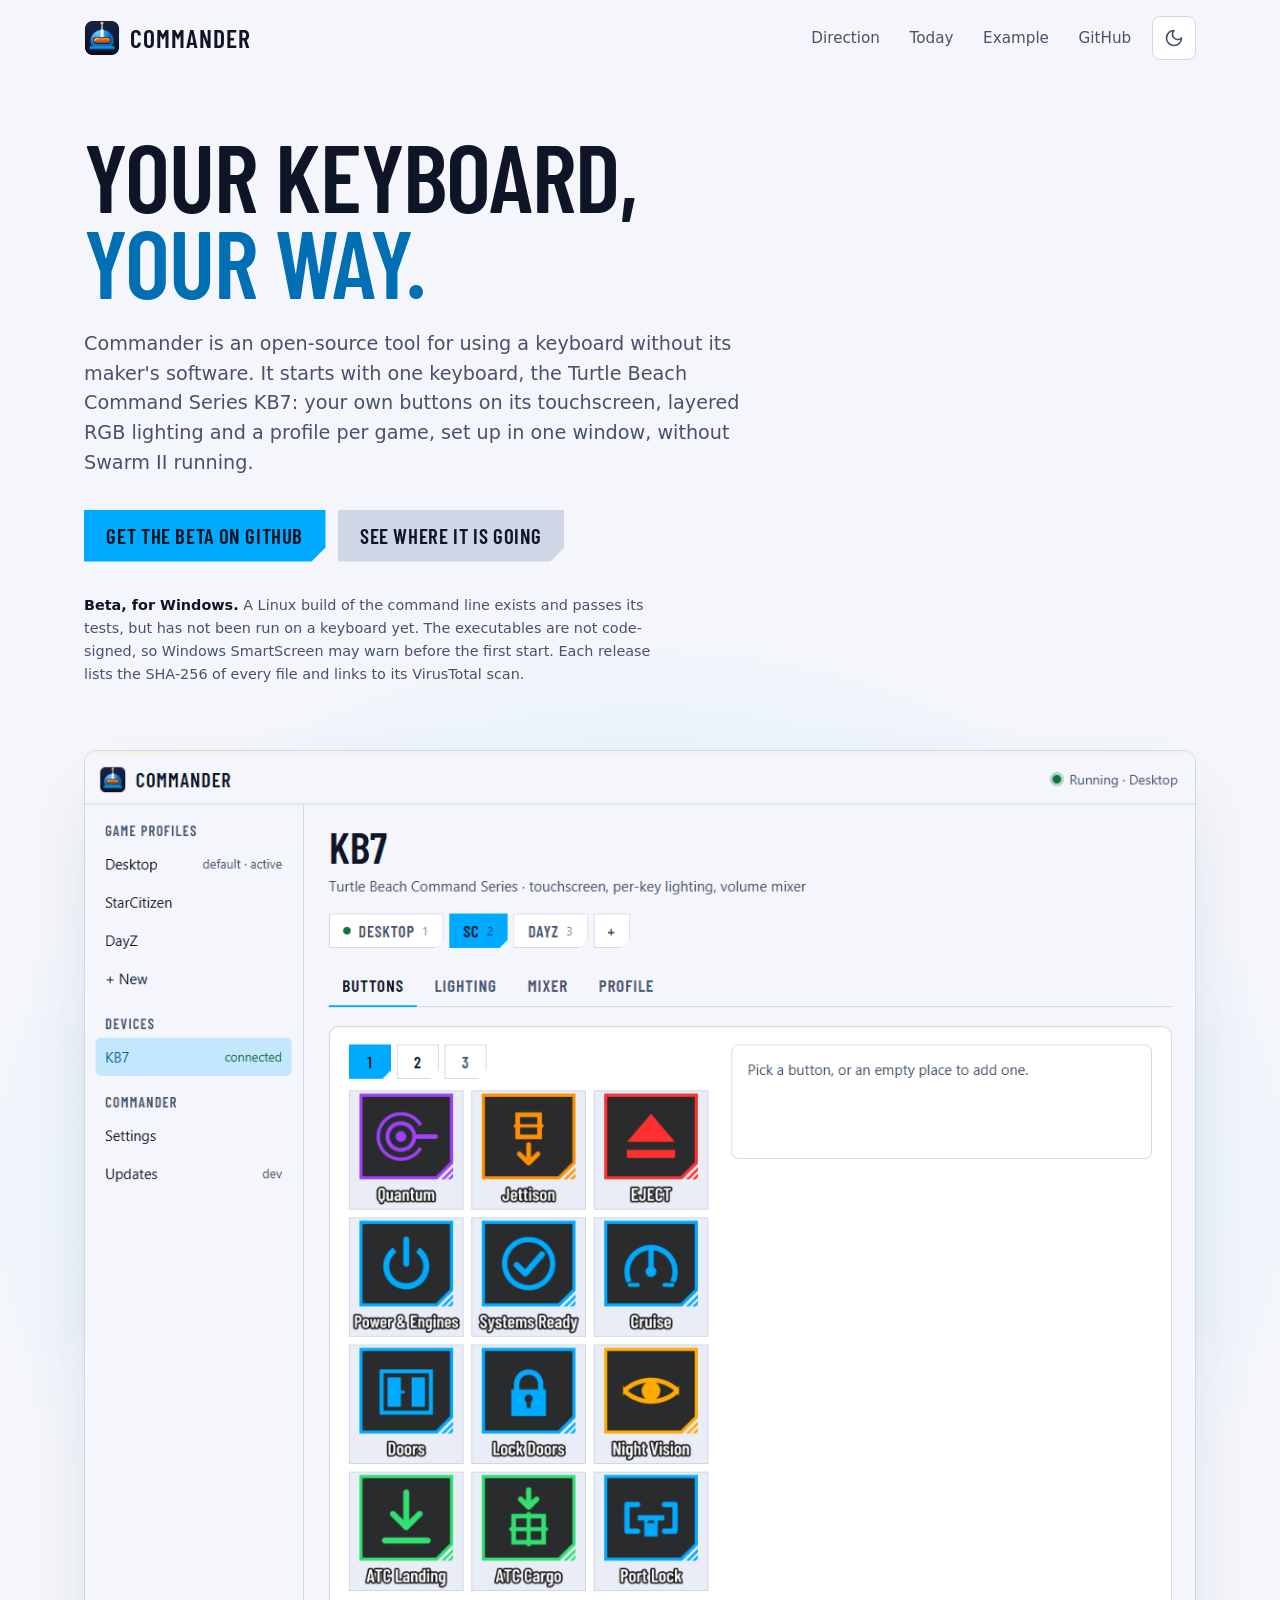
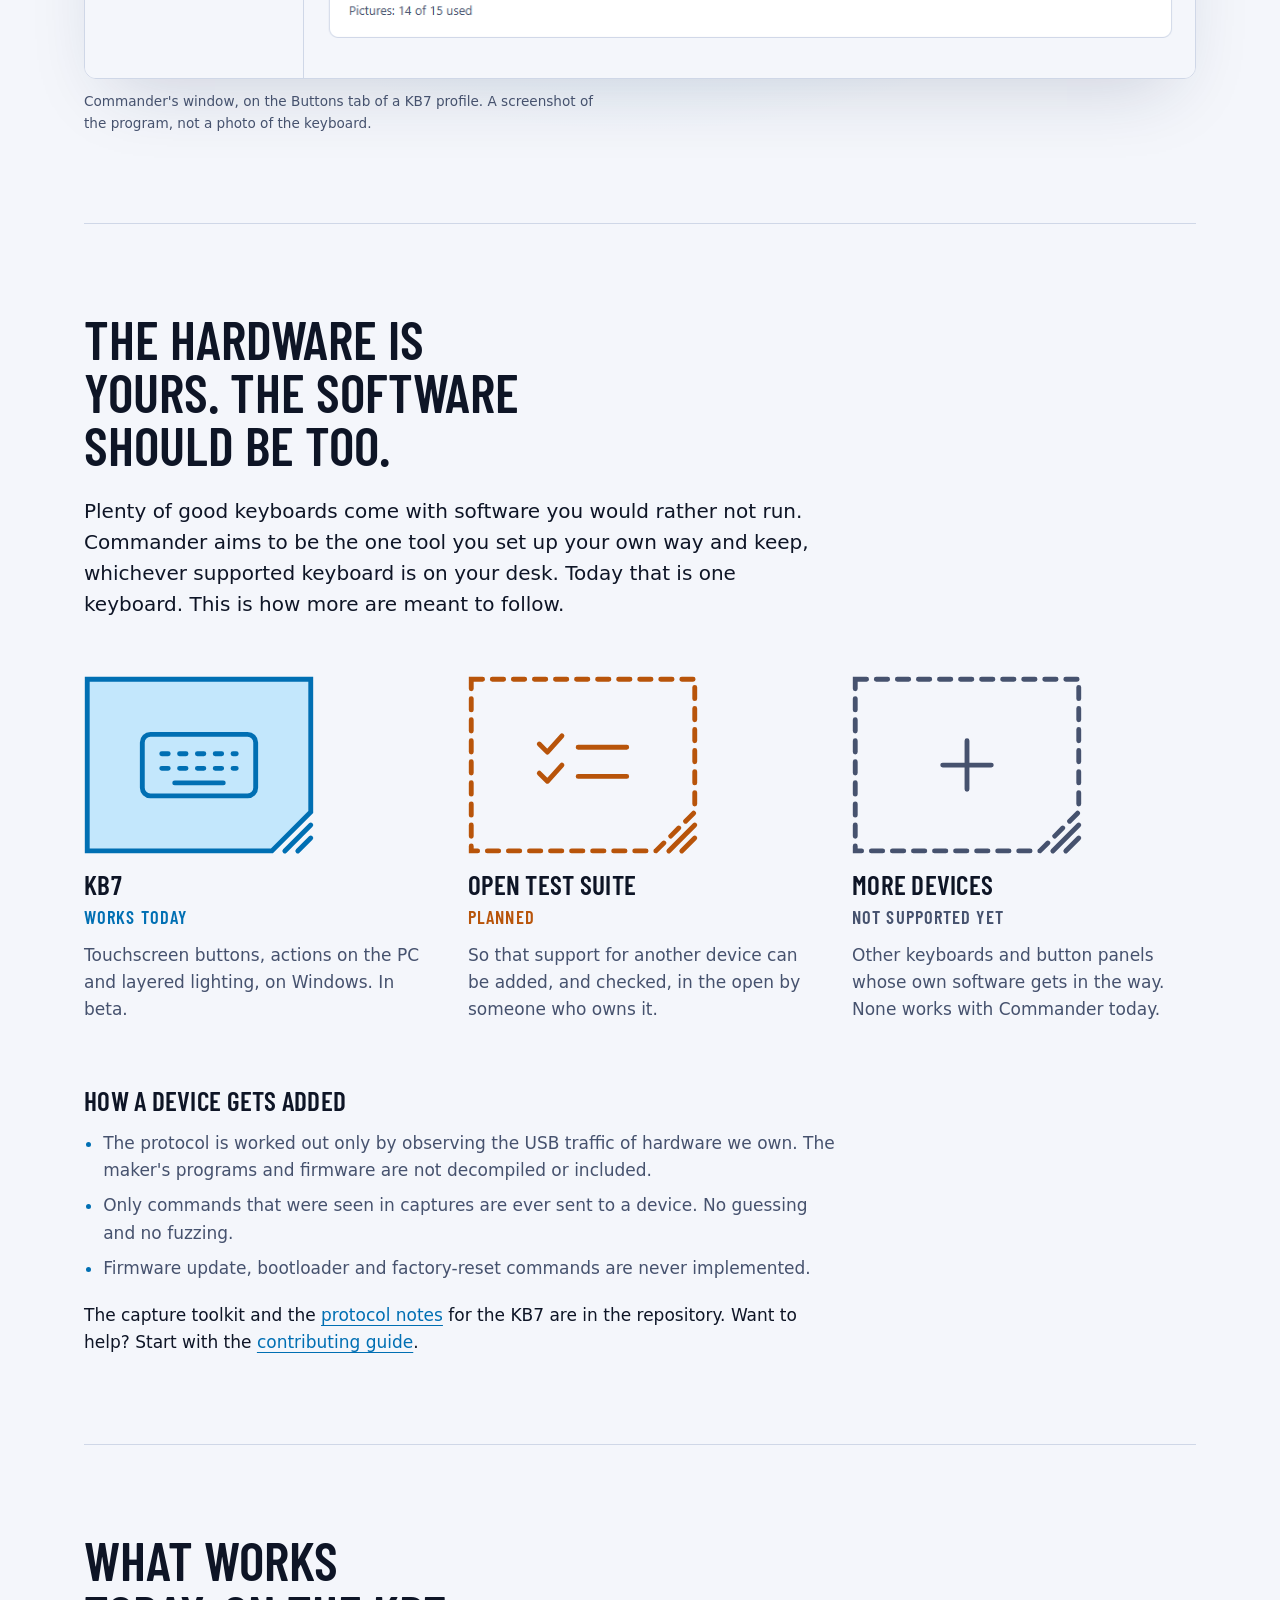
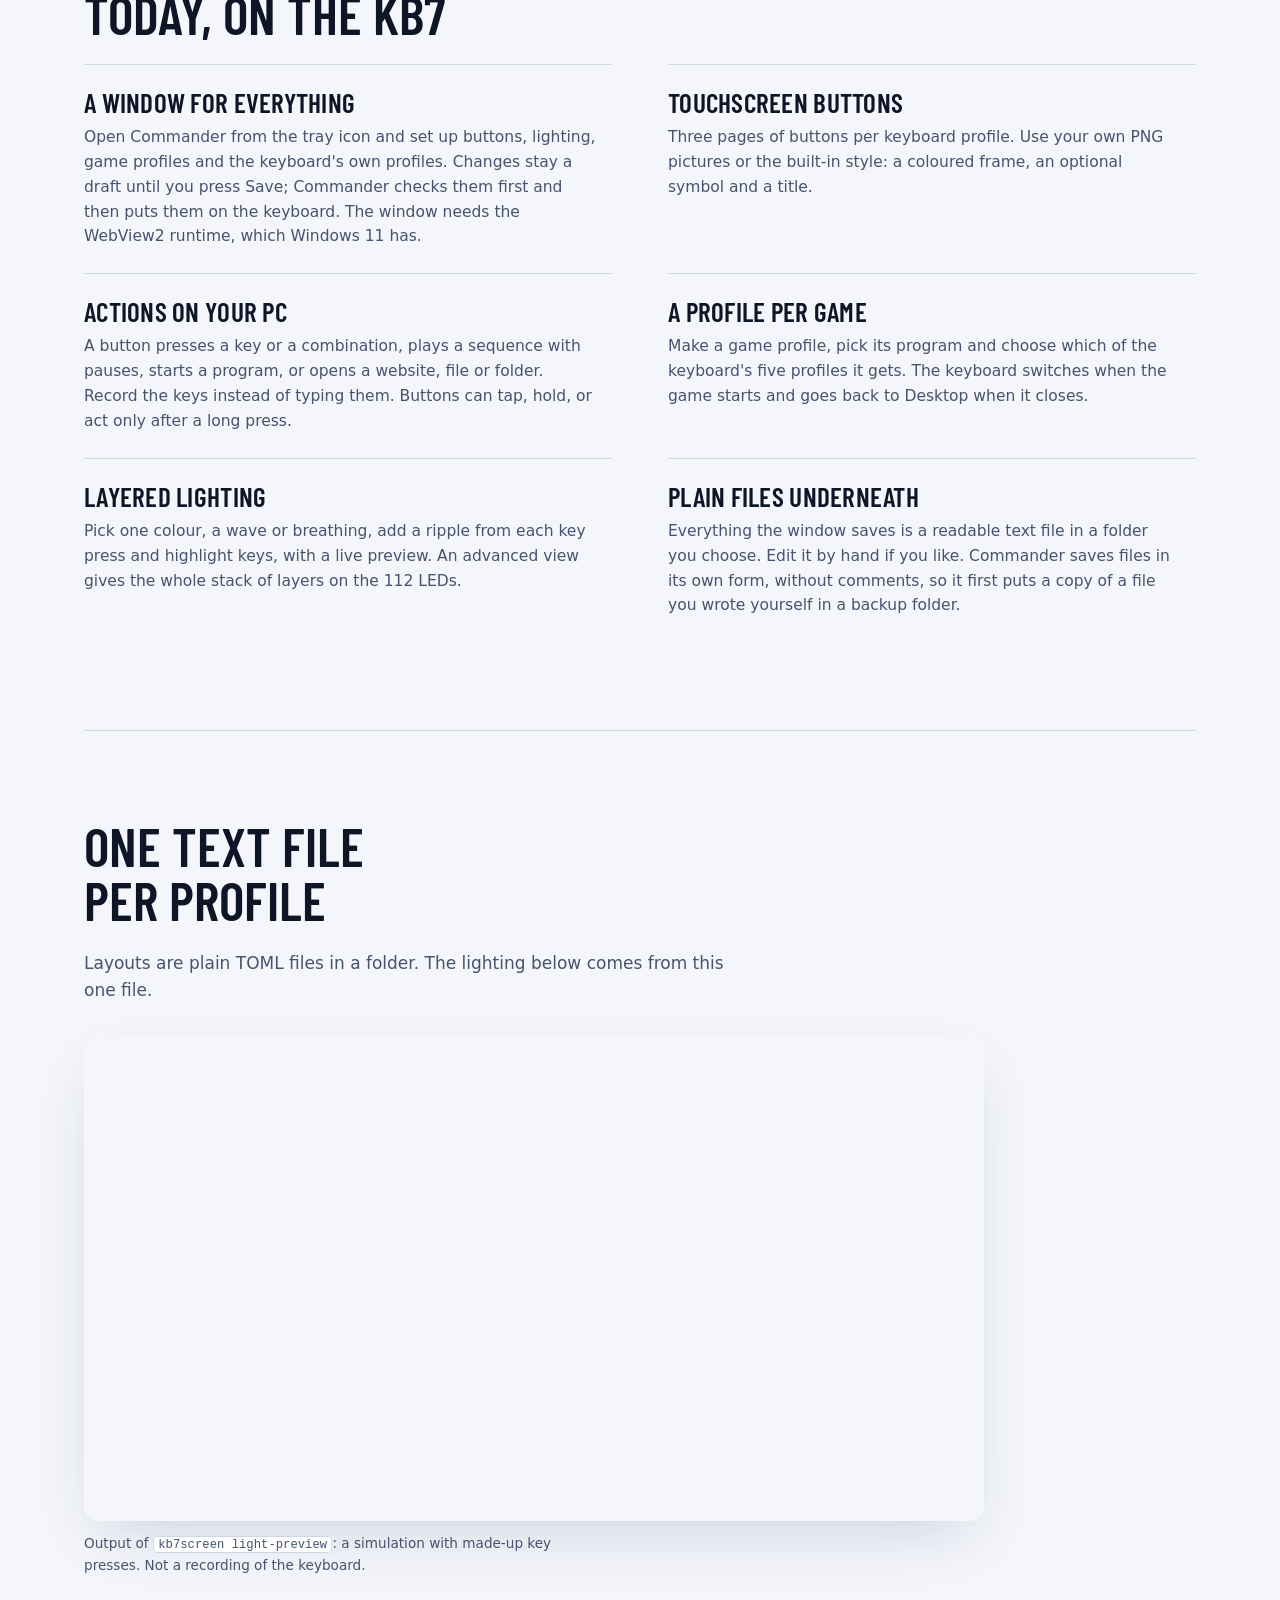
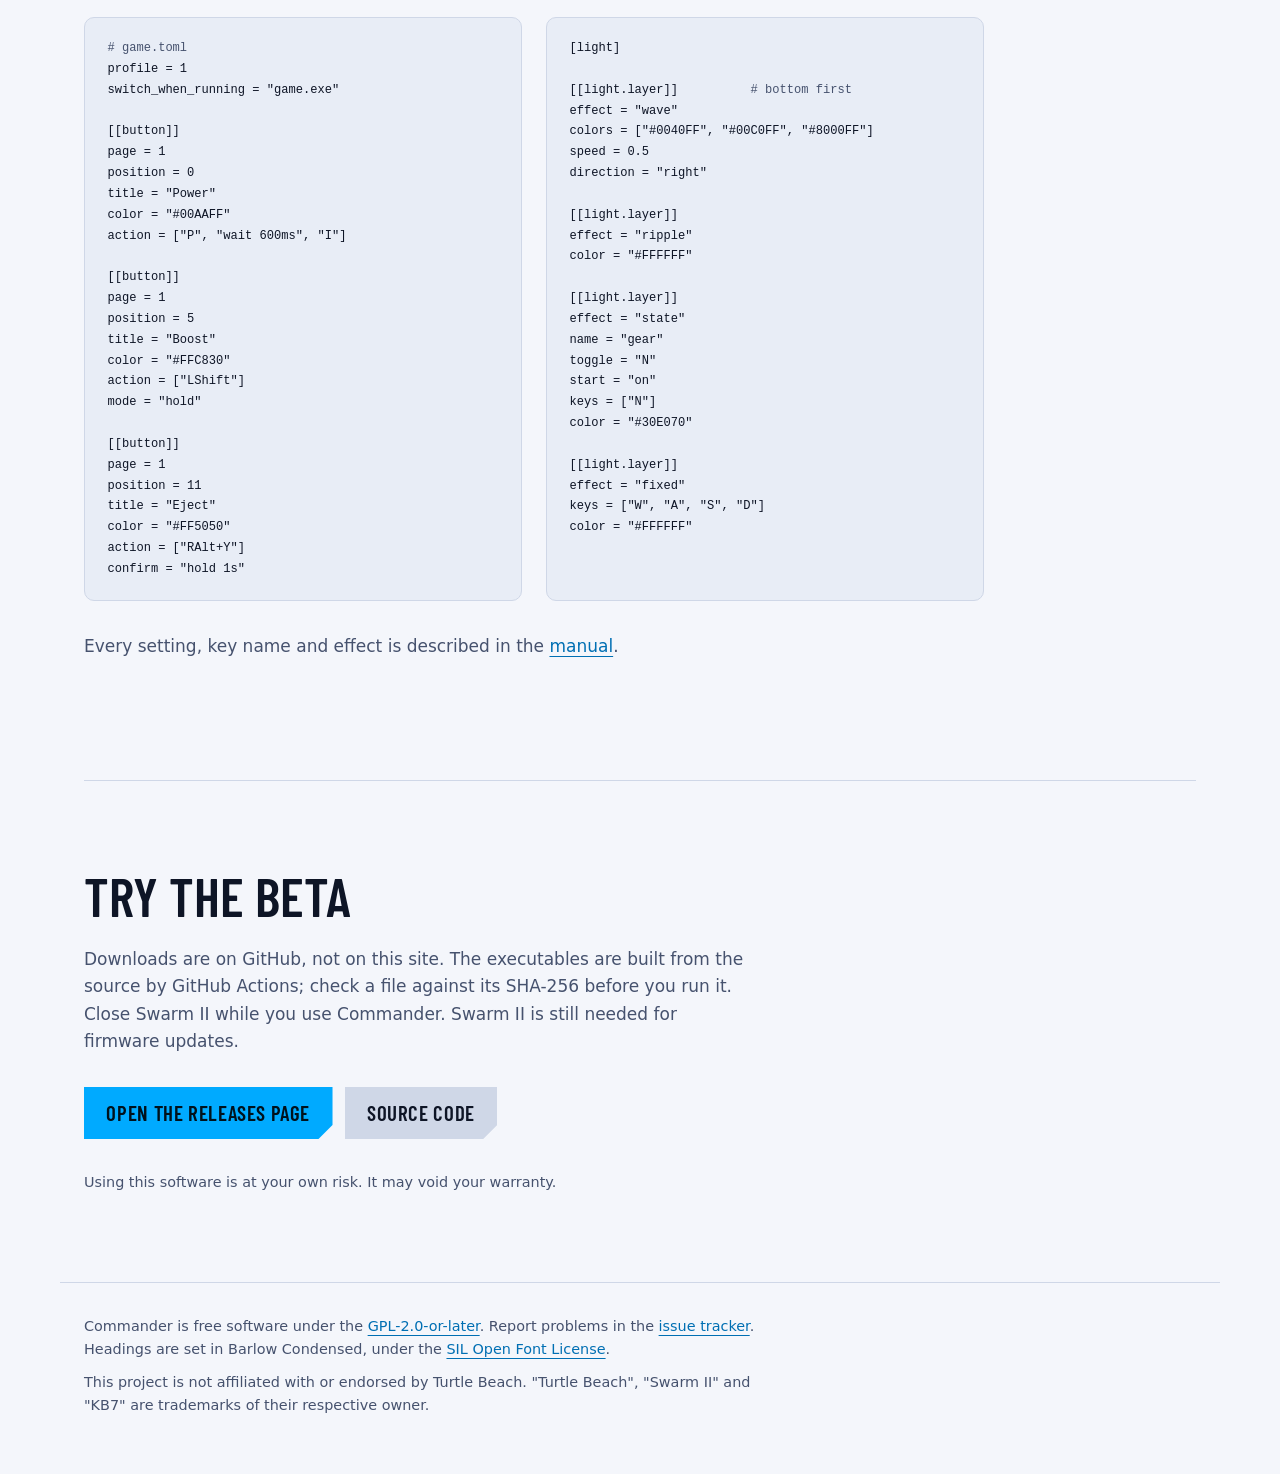
<file: site/index.html>
<!DOCTYPE html>
<html lang="en">
<head>
<meta charset="utf-8">
<meta name="viewport" content="width=device-width, initial-scale=1">
<meta http-equiv="Content-Security-Policy" content="default-src 'none'; img-src 'self'; style-src 'self'; script-src 'self'; font-src 'self'; base-uri 'none'; form-action 'none'">
<meta name="referrer" content="strict-origin-when-cross-origin">
<title>Commander: your keyboard, your way</title>
<meta name="description" content="Commander is an open-source tool for using a keyboard without its maker's software. It starts with the Turtle Beach KB7: your own touchscreen buttons, layered RGB lighting and a profile per game, without Swarm II. Beta, Windows.">
<link rel="canonical" href="https://commander.work/">
<link rel="icon" type="image/png" href="img/helmet-256.png">
<meta name="theme-color" content="#080c18" media="(prefers-color-scheme: dark)">
<meta name="theme-color" content="#f4f6fb" media="(prefers-color-scheme: light)">
<meta property="og:type" content="website">
<meta property="og:title" content="Commander: your keyboard, your way">
<meta property="og:description" content="An open-source tool for using a keyboard without its maker's software. It starts with the Turtle Beach KB7. Beta, Windows.">
<meta property="og:url" content="https://commander.work/">
<meta property="og:image" content="https://commander.work/img/window.png">
<link rel="preload" href="fonts/BarlowCondensed-SemiBold.ttf" as="font" type="font/ttf" crossorigin>
<link rel="stylesheet" href="style.css">
<script src="theme.js"></script>
</head>
<body>
<a class="skip" href="#main">Skip to content</a>

<header class="top">
  <a class="brand" href="/">
    <img src="img/helmet-256.png" alt="" width="36" height="36">
    <span>Commander</span>
  </a>
  <nav aria-label="Main">
    <a href="#direction">Direction</a>
    <a href="#today">Today</a>
    <a href="#example">Example</a>
    <a href="https://github.com/Bananenbaas/commander" rel="noopener noreferrer">GitHub</a>
    <button type="button" class="theme-toggle" id="theme-toggle" aria-label="Switch theme" hidden>
      <svg class="icon-sun" viewBox="0 0 24 24" fill="none" stroke="currentColor" stroke-width="2" stroke-linecap="round" stroke-linejoin="round" aria-hidden="true"><circle cx="12" cy="12" r="4"/><path d="M12 2v2M12 20v2M4.93 4.93l1.41 1.41M17.66 17.66l1.41 1.41M2 12h2M20 12h2M4.93 19.07l1.41-1.41M17.66 6.34l1.41-1.41"/></svg>
      <svg class="icon-moon" viewBox="0 0 24 24" fill="none" stroke="currentColor" stroke-width="2" stroke-linecap="round" stroke-linejoin="round" aria-hidden="true"><path d="M12 3a6 6 0 0 0 9 9 9 9 0 1 1-9-9z"/></svg>
    </button>
  </nav>
</header>

<main id="main">

<section class="hero">
  <div class="hero-text">
    <h1>Your keyboard, <span>your way.</span></h1>
    <p class="lead">
      Commander is an open-source tool for using a keyboard without its
      maker's software. It starts with one keyboard, the Turtle Beach Command
      Series KB7: your own buttons on its touchscreen, layered RGB lighting
      and a profile per game, set up in one window, without Swarm II running.
    </p>
    <p class="actions">
      <a class="btn primary" href="https://github.com/Bananenbaas/commander/releases" rel="noopener noreferrer">Get the beta on GitHub</a>
      <a class="btn" href="#direction">See where it is going</a>
    </p>
    <p class="fine">
      <strong>Beta, for Windows.</strong> A Linux build of the command line
      exists and passes its tests, but has not been run on a keyboard yet. The
      executables are not code-signed, so Windows SmartScreen may warn before
      the first start. Each release lists the SHA-256 of every file and links
      to its VirusTotal scan.
    </p>
  </div>
  <figure class="hero-shot">
    <img class="shot-dark" src="img/window.png" alt="Commander's window on the KB7 page. A sidebar lists the game profiles Desktop, StarCitizen and DayZ. The Buttons tab shows twelve touchscreen buttons with coloured frames and symbols, such as Quantum, Jettison, Eject, Power &amp; Engines, Doors and Night Vision, with tabs for pages 1 to 3." width="1158" height="965">
    <img class="shot-light" src="img/window-light.png" alt="Commander's window on the KB7 page. A sidebar lists the game profiles Desktop, StarCitizen and DayZ. The Buttons tab shows twelve touchscreen buttons with coloured frames and symbols, such as Quantum, Jettison, Eject, Power &amp; Engines, Doors and Night Vision, with tabs for pages 1 to 3." width="1161" height="970" loading="lazy">
    <figcaption>Commander's window, on the Buttons tab of a KB7 profile. A screenshot of the program, not a photo of the keyboard.</figcaption>
  </figure>
</section>

<section id="direction" class="direction" aria-labelledby="direction-h">
  <h2 id="direction-h">The hardware is yours. The software should be too.</h2>
  <p class="statement">
    Plenty of good keyboards come with software you would rather not run.
    Commander aims to be the one tool you set up your own way and keep,
    whichever supported keyboard is on your desk. Today that is one keyboard.
    This is how more are meant to follow.
  </p>

  <ol class="slots">
    <li class="slot is-live">
      <svg viewBox="0 0 142 110" aria-hidden="true">
        <path class="frame" d="M2 2H140V84L116 108H2Z"/>
        <path class="stripes" d="M124 108L140 92M132 108L140 100"/>
        <rect class="glyph" x="36" y="36" width="70" height="38" rx="5"/>
        <path class="glyph" d="M48 48h4M59 48h4M70 48h4M81 48h4M92 48h2M48 57h4M59 57h4M70 57h4M81 57h4M92 57h2M56 66h30"/>
      </svg>
      <h3>KB7</h3>
      <p class="status">Works today</p>
      <p>Touchscreen buttons, actions on the PC and layered lighting, on Windows. In beta.</p>
    </li>
    <li class="slot is-planned">
      <svg viewBox="0 0 142 110" aria-hidden="true">
        <path class="frame" d="M2 2H140V84L116 108H2Z"/>
        <path class="stripes" d="M124 108L140 92M132 108L140 100"/>
        <path class="glyph" d="M44 42l5 5 9-10M44 60l5 5 9-10M68 44h30M68 62h30"/>
      </svg>
      <h3>Open test suite</h3>
      <p class="status">Planned</p>
      <p>So that support for another device can be added, and checked, in the open by someone who owns it.</p>
    </li>
    <li class="slot is-open">
      <svg viewBox="0 0 142 110" aria-hidden="true">
        <path class="frame" d="M2 2H140V84L116 108H2Z"/>
        <path class="stripes" d="M124 108L140 92M132 108L140 100"/>
        <path class="glyph" d="M71 40v30M56 55h30"/>
      </svg>
      <h3>More devices</h3>
      <p class="status">Not supported yet</p>
      <p>Other keyboards and button panels whose own software gets in the way. None works with Commander today.</p>
    </li>
  </ol>

  <div class="rules">
    <h3>How a device gets added</h3>
    <ul>
      <li>The protocol is worked out only by observing the USB traffic of hardware we own. The maker's programs and firmware are not decompiled or included.</li>
      <li>Only commands that were seen in captures are ever sent to a device. No guessing and no fuzzing.</li>
      <li>Firmware update, bootloader and factory-reset commands are never implemented.</li>
    </ul>
    <p>
      The capture toolkit and the
      <a href="https://github.com/Bananenbaas/commander/blob/main/docs/PROTOCOL.md" rel="noopener noreferrer">protocol notes</a>
      for the KB7 are in the repository. Want to help? Start with the
      <a href="https://github.com/Bananenbaas/commander/blob/main/CONTRIBUTING.md" rel="noopener noreferrer">contributing guide</a>.
    </p>
  </div>
</section>

<section id="today" aria-labelledby="today-h">
  <h2 id="today-h">What works today, on the KB7</h2>
  <dl class="features">
    <div>
      <dt>A window for everything</dt>
      <dd>Open Commander from the tray icon and set up buttons, lighting, game profiles and the keyboard's own profiles. Changes stay a draft until you press Save; Commander checks them first and then puts them on the keyboard. The window needs the WebView2 runtime, which Windows 11 has.</dd>
    </div>
    <div>
      <dt>Touchscreen buttons</dt>
      <dd>Three pages of buttons per keyboard profile. Use your own PNG pictures or the built-in style: a coloured frame, an optional symbol and a title.</dd>
    </div>
    <div>
      <dt>Actions on your PC</dt>
      <dd>A button presses a key or a combination, plays a sequence with pauses, starts a program, or opens a website, file or folder. Record the keys instead of typing them. Buttons can tap, hold, or act only after a long press.</dd>
    </div>
    <div>
      <dt>A profile per game</dt>
      <dd>Make a game profile, pick its program and choose which of the keyboard's five profiles it gets. The keyboard switches when the game starts and goes back to Desktop when it closes.</dd>
    </div>
    <div>
      <dt>Layered lighting</dt>
      <dd>Pick one colour, a wave or breathing, add a ripple from each key press and highlight keys, with a live preview. An advanced view gives the whole stack of layers on the 112 LEDs.</dd>
    </div>
    <div>
      <dt>Plain files underneath</dt>
      <dd>Everything the window saves is a readable text file in a folder you choose. Edit it by hand if you like. Commander saves files in its own form, without comments, so it first puts a copy of a file you wrote yourself in a backup folder.</dd>
    </div>
  </dl>
</section>

<section id="example" aria-labelledby="example-h">
  <h2 id="example-h">One text file per profile</h2>
  <p class="intro">
    Layouts are plain TOML files in a folder. The lighting below comes from this one file.
  </p>

  <figure class="wide">
    <picture>
      <source srcset="img/lighting-still.png" media="(prefers-reduced-motion: reduce)">
      <img src="img/lighting.gif" alt="A simulated keyboard layout with a blue to purple wave moving to the right, W, A, S and D in white, the N key in green, and white rings spreading from pressed keys." width="780" height="420" loading="lazy">
    </picture>
    <figcaption>Output of <code>kb7screen light-preview</code>: a simulation with made-up key presses. Not a recording of the keyboard.</figcaption>
  </figure>

  <div class="code-pair">
<pre tabindex="0" aria-label="Example configuration, buttons"><code><span class="c"># game.toml</span>
profile = 1
switch_when_running = "game.exe"

[[button]]
page = 1
position = 0
title = "Power"
color = "#00AAFF"
action = ["P", "wait 600ms", "I"]

[[button]]
page = 1
position = 5
title = "Boost"
color = "#FFC830"
action = ["LShift"]
mode = "hold"

[[button]]
page = 1
position = 11
title = "Eject"
color = "#FF5050"
action = ["RAlt+Y"]
confirm = "hold 1s"</code></pre>
<pre tabindex="0" aria-label="Example configuration, lighting"><code>[light]

[[light.layer]]          <span class="c"># bottom first</span>
effect = "wave"
colors = ["#0040FF", "#00C0FF", "#8000FF"]
speed = 0.5
direction = "right"

[[light.layer]]
effect = "ripple"
color = "#FFFFFF"

[[light.layer]]
effect = "state"
name = "gear"
toggle = "N"
start = "on"
keys = ["N"]
color = "#30E070"

[[light.layer]]
effect = "fixed"
keys = ["W", "A", "S", "D"]
color = "#FFFFFF"</code></pre>
  </div>

  <p class="intro">
    Every setting, key name and effect is described in the
    <a href="https://github.com/Bananenbaas/commander/blob/main/screen/README.md" rel="noopener noreferrer">manual</a>.
  </p>
</section>

<section id="download" class="download" aria-labelledby="download-h">
  <h2 id="download-h">Try the beta</h2>
  <p>
    Downloads are on GitHub, not on this site. The executables are built from
    the source by GitHub Actions; check a file against its SHA-256 before you
    run it. Close Swarm II while you use Commander. Swarm II is still needed
    for firmware updates.
  </p>
  <p class="actions">
    <a class="btn primary" href="https://github.com/Bananenbaas/commander/releases" rel="noopener noreferrer">Open the releases page</a>
    <a class="btn" href="https://github.com/Bananenbaas/commander" rel="noopener noreferrer">Source code</a>
  </p>
  <p class="fine">Using this software is at your own risk. It may void your warranty.</p>
</section>

</main>

<footer>
  <p>
    Commander is free software under the
    <a href="https://github.com/Bananenbaas/commander/blob/main/LICENSE" rel="noopener noreferrer">GPL-2.0-or-later</a>.
    Report problems in the
    <a href="https://github.com/Bananenbaas/commander/issues" rel="noopener noreferrer">issue tracker</a>.
    Headings are set in Barlow Condensed, under the
    <a href="fonts/OFL.txt">SIL Open Font License</a>.
  </p>
  <p>
    This project is not affiliated with or endorsed by Turtle Beach.
    "Turtle Beach", "Swarm II" and "KB7" are trademarks of their respective owner.
  </p>
</footer>
</body>
</html>
</file>
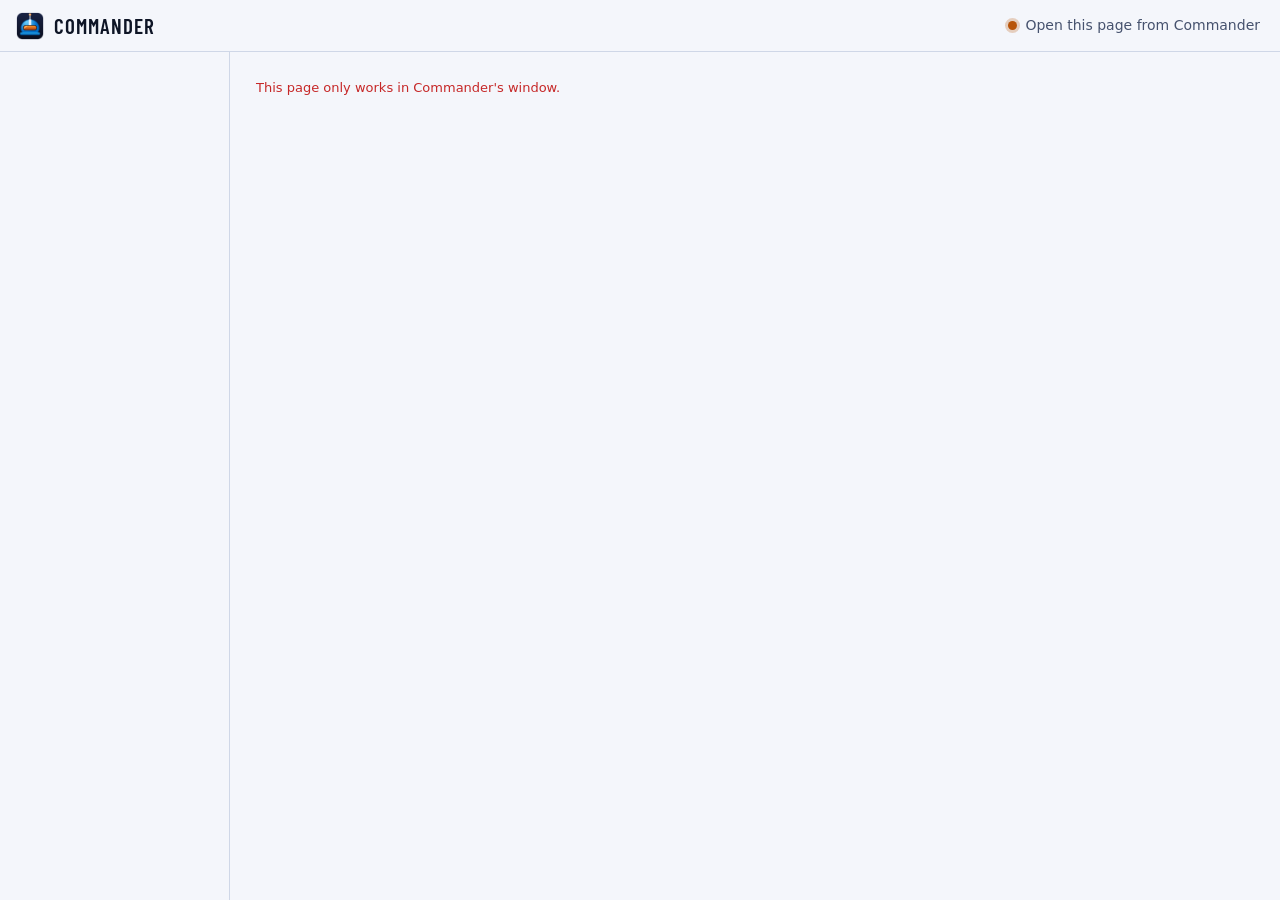
<file: screen/internal/gui/web/index.html>
<!-- SPDX-License-Identifier: GPL-2.0-or-later -->
<!doctype html>
<html lang="en">
<head>
<meta charset="utf-8">
<meta http-equiv="Content-Security-Policy" content="default-src 'none'; img-src 'self' data:; style-src 'self'; script-src 'self'; font-src 'self'; connect-src 'none'; base-uri 'none'; form-action 'none'">
<meta name="viewport" content="width=device-width, initial-scale=1">
<title>Commander</title>
<link rel="stylesheet" href="app.css">
<script src="keys.js" defer></script>
<script src="buttons.js" defer></script>
<script src="lightadv.js" defer></script>
<script src="lighting.js" defer></script>
<script src="games.js" defer></script>
<script src="profile.js" defer></script>
<script src="app.js" defer></script>
</head>
<body>
<header class="top">
  <div class="brand"><img src="helmet-256.png" alt="" width="28" height="28"><span>Commander</span></div>
  <div class="runstate" role="status"><span class="dot" id="dot"></span><span id="status">Connecting to Commander</span></div>
</header>
<div class="body">
  <nav id="nav" class="nav" aria-label="Pages"></nav>
  <main id="main" class="main">
    <p class="muted">Connecting to Commander</p>
  </main>
</div>
</body>
</html>
</file>
<file: site/style.css>
@font-face {
  font-family: "Barlow Condensed";
  src: url("fonts/BarlowCondensed-SemiBold.ttf") format("truetype");
  font-weight: 600;
  font-style: normal;
  font-display: swap;
}

:root {
  --bg: #080c18;
  --bg-raised: #10172a;
  --bg-code: #050810;
  --line: #222c47;
  --text: #e8edf7;
  --text-muted: #9ba8c2;
  --accent: #00aaff;
  --accent-ink: #00121c;
  --link: #00aaff;
  --warm: #ff9a3d;
  --glow: rgba(0, 170, 255, 0.16);
  --shadow: rgba(0, 0, 0, 0.5);
  --display: "Barlow Condensed", "Arial Narrow", system-ui, sans-serif;
  --sans: system-ui, -apple-system, "Segoe UI", Roboto, "Helvetica Neue", Arial, sans-serif;
  --mono: ui-monospace, "Cascadia Mono", "Segoe UI Mono", Consolas, "Liberation Mono", Menlo, monospace;
  color-scheme: dark;
}

/* Light: by the visitor's system setting, unless the switch chose dark. */
@media (prefers-color-scheme: light) {
  :root:not([data-theme="dark"]) .shot-dark { display: none; }
  :root:not([data-theme="dark"]) .shot-light { display: block; }
  :root:not([data-theme="dark"]) {
    --bg: #f4f6fb;
    --bg-raised: #ffffff;
    --bg-code: #e8edf6;
    --line: #cfd7e7;
    --text: #0e1526;
    --text-muted: #46526e;
    --link: #006fb3;
    --warm: #b8540a;
    --glow: rgba(0, 170, 255, 0.2);
    --shadow: rgba(20, 40, 80, 0.18);
    color-scheme: light;
  }
}
:root[data-theme="light"] {
  --bg: #f4f6fb;
  --bg-raised: #ffffff;
  --bg-code: #e8edf6;
  --line: #cfd7e7;
  --text: #0e1526;
  --text-muted: #46526e;
  --link: #006fb3;
  --warm: #b8540a;
  --glow: rgba(0, 170, 255, 0.2);
  --shadow: rgba(20, 40, 80, 0.18);
  color-scheme: light;
}

* { box-sizing: border-box; }

html {
  scroll-behavior: smooth;
  scrollbar-color: var(--line) var(--bg);
}

body {
  margin: 0;
  background: var(--bg);
  color: var(--text);
  font: 17px/1.6 var(--sans);
  -webkit-text-size-adjust: 100%;
  overflow-x: hidden;
}

::selection { background: var(--accent); color: var(--accent-ink); }

a { color: var(--link); text-decoration-thickness: 1px; text-underline-offset: 4px; }
a:hover { text-decoration-thickness: 2px; }
:focus-visible { outline: 2px solid var(--link); outline-offset: 3px; border-radius: 4px; }

code, pre { font-family: var(--mono); font-size: 0.9em; }
dd code, figcaption code {
  background: var(--bg-raised);
  border: 1px solid var(--line);
  border-radius: 4px;
  padding: 0.05em 0.35em;
}

.skip {
  position: absolute;
  left: -9999px;
  top: 0;
  background: var(--accent);
  color: var(--accent-ink);
  padding: 0.75rem 1rem;
  z-index: 10;
}
.skip:focus { left: 0; }

.top, main, footer {
  max-width: 1160px;
  margin: 0 auto;
  padding-left: 1.5rem;
  padding-right: 1.5rem;
}

/* Header */

.top {
  display: flex;
  align-items: center;
  justify-content: space-between;
  gap: 1rem;
  padding-top: 1rem;
  padding-bottom: 1rem;
}
.brand {
  display: inline-flex;
  align-items: center;
  gap: 0.6rem;
  min-height: 44px;
  color: var(--text);
  text-decoration: none;
  font-family: var(--display);
  font-size: 1.6rem;
  font-weight: 600;
  letter-spacing: 0.04em;
  text-transform: uppercase;
}
.brand img { border-radius: 8px; }
.top nav { display: flex; align-items: center; gap: 0.25rem; }
.top nav a {
  display: inline-flex;
  align-items: center;
  min-height: 44px;
  padding: 0 0.8rem;
  color: var(--text-muted);
  text-decoration: none;
  font-size: 0.95rem;
}
.top nav a:hover { color: var(--text); }

.theme-toggle {
  display: inline-flex;
  align-items: center;
  justify-content: center;
  width: 44px;
  height: 44px;
  margin-left: 0.25rem;
  padding: 0;
  border: 1px solid var(--line);
  border-radius: 8px;
  background: var(--bg-raised);
  color: var(--text-muted);
  cursor: pointer;
}
.theme-toggle[hidden] { display: none; }
.theme-toggle:hover { color: var(--text); border-color: var(--link); }
.theme-toggle svg { width: 20px; height: 20px; }
.theme-toggle .icon-moon { display: none; }
:root[data-theme="light"] .theme-toggle .icon-sun { display: none; }
:root[data-theme="light"] .theme-toggle .icon-moon { display: block; }

/* Type */

h1, h2, h3, dt {
  font-family: var(--display);
  font-weight: 600;
  text-transform: uppercase;
  line-height: 0.98;
  margin: 0;
  text-wrap: balance;
}
h1 {
  font-size: clamp(3.4rem, 9.5vw, 6rem);
  line-height: 0.9;
  letter-spacing: -0.01em;
}
h1 span { display: block; color: var(--link); }
h2 {
  font-size: clamp(2.2rem, 5vw, 3.4rem);
  max-width: 20ch;
  margin-bottom: 1.5rem;
}
h3, dt { font-size: 1.7rem; letter-spacing: 0.01em; }

.lead { font-size: 1.2rem; line-height: 1.55; color: var(--text-muted); max-width: 54ch; margin: 1.5rem 0 0; }
.intro { color: var(--text-muted); max-width: 62ch; margin: 0 0 2rem; }
.fine { max-width: 62ch; margin: 2rem 0 0; color: var(--text-muted); font-size: 0.9rem; }
.fine strong { color: var(--text); }

/* Buttons */

.actions { display: flex; flex-wrap: wrap; gap: 0.75rem; margin: 2rem 0 0; }
.btn {
  display: inline-flex;
  align-items: center;
  min-height: 52px;
  padding: 0 1.4rem;
  border: 0;
  background: var(--line);
  color: var(--text);
  font-family: var(--display);
  font-size: 1.3rem;
  font-weight: 600;
  letter-spacing: 0.03em;
  text-transform: uppercase;
  text-decoration: none;
  clip-path: polygon(0 0, 100% 0, 100% calc(100% - 14px), calc(100% - 14px) 100%, 0 100%);
  transition: background-color 0.2s cubic-bezier(0.16, 1, 0.3, 1), color 0.2s cubic-bezier(0.16, 1, 0.3, 1);
}
.btn:hover { background: var(--text); color: var(--bg); }
.btn.primary { background: var(--accent); color: var(--accent-ink); }
.btn.primary:hover { background: var(--text); color: var(--bg); }

/* Sections */

section { padding: 5.5rem 0; border-top: 1px solid var(--line); }

.hero { border-top: 0; padding-top: 3.5rem; }
.hero-shot { margin: 4rem 0 0; position: relative; }
.hero-shot::before {
  content: "";
  position: absolute;
  inset: -12% -10% 0;
  background: radial-gradient(closest-side, var(--glow), transparent);
  z-index: -1;
}
.hero-shot .shot-light { display: none; }
:root[data-theme="light"] .hero-shot .shot-dark { display: none; }
:root[data-theme="light"] .hero-shot .shot-light { display: block; }
.hero-shot img {
  display: block;
  width: 100%;
  height: auto;
  border: 1px solid var(--line);
  border-radius: 12px;
  box-shadow: 0 30px 70px -24px var(--shadow);
}

figure { margin: 0; }
figcaption { margin-top: 0.75rem; color: var(--text-muted); font-size: 0.85rem; max-width: 60ch; }

/* Direction */

.statement { font-size: 1.25rem; line-height: 1.55; max-width: 58ch; margin: 0; }

.slots {
  list-style: none;
  margin: 3.5rem 0 0;
  padding: 0;
  display: grid;
  grid-template-columns: repeat(3, minmax(0, 1fr));
  gap: 2.5rem;
}
.slot svg { display: block; width: min(100%, 230px); height: auto; margin-bottom: 1.1rem; overflow: visible; }
.slot .frame, .slot .stripes, .slot .glyph {
  fill: none;
  stroke: currentColor;
  stroke-width: 3;
  stroke-linecap: round;
  stroke-linejoin: round;
}
.slot .frame { stroke-linejoin: miter; }
.slot svg { color: var(--text-muted); }
.slot.is-live svg { color: var(--link); }
.slot.is-live .frame { fill: var(--glow); }
.slot.is-planned svg { color: var(--warm); }
.slot.is-planned .frame, .slot.is-open .frame { stroke-dasharray: 7 6; }
.slot p { margin: 0; color: var(--text-muted); max-width: 34ch; }
.slot .status {
  margin: 0.3rem 0 0.6rem;
  font-family: var(--display);
  font-size: 1.15rem;
  letter-spacing: 0.06em;
  text-transform: uppercase;
  color: var(--text-muted);
}
.slot.is-live .status { color: var(--link); }
.slot.is-planned .status { color: var(--warm); }

.rules { margin-top: 4rem; max-width: 70ch; }
.rules ul { margin: 1rem 0 1.25rem; padding-left: 1.2rem; color: var(--text-muted); }
.rules li { margin-bottom: 0.5rem; }
.rules li::marker { color: var(--link); }
.rules p { margin: 0; }

/* Today */

.features {
  margin: 1rem 0 0;
  display: grid;
  grid-template-columns: repeat(2, minmax(0, 1fr));
  column-gap: 3.5rem;
}
.features > div {
  padding: 1.5rem 0;
  border-top: 1px solid var(--line);
}
.features dd { margin: 0.6rem 0 0; max-width: 52ch; color: var(--text-muted); font-size: 0.97rem; }

/* Example */

.wide img {
  display: block;
  width: 100%;
  max-width: 900px;
  height: auto;
  border-radius: 14px;
  box-shadow: 0 24px 60px -18px var(--shadow);
}
.code-pair {
  display: grid;
  grid-template-columns: repeat(2, minmax(0, 1fr));
  gap: 1.5rem;
  margin: 2.5rem 0 2rem;
  max-width: 900px;
}
pre {
  margin: 0;
  padding: 1.25rem 1.4rem;
  background: var(--bg-code);
  border: 1px solid var(--line);
  border-radius: 10px;
  overflow-x: auto;
  line-height: 1.55;
  font-size: 0.84rem;
}
pre .c { color: var(--text-muted); }

/* Download and footer */

.download > p:first-of-type { color: var(--text-muted); max-width: 62ch; margin: 0; }

footer {
  border-top: 1px solid var(--line);
  padding-top: 2rem;
  padding-bottom: 3rem;
  color: var(--text-muted);
  font-size: 0.9rem;
}
footer p { margin: 0 0 0.6rem; max-width: 75ch; }

@media (max-width: 960px) {
  .features { grid-template-columns: minmax(0, 1fr); }
}
@media (max-width: 768px) {
  section { padding: 3.5rem 0; }
  .hero-shot { margin-top: 2.5rem; }
  .slots { grid-template-columns: minmax(0, 1fr); gap: 2.5rem; }
  .slot svg { width: 170px; }
  .code-pair { grid-template-columns: minmax(0, 1fr); }
  .top nav a[href^="#"] { display: none; }
}
@media (max-width: 560px) {
  body { font-size: 16px; }
  .btn { font-size: 1.15rem; padding: 0 1.1rem; }
}

@media (prefers-reduced-motion: reduce) {
  html { scroll-behavior: auto; }
  .btn { transition: none; }
}
</file>
<file: screen/internal/gui/web/app.css>
/* SPDX-License-Identifier: GPL-2.0-or-later */

@font-face {
  font-family: "Barlow Condensed";
  src: url("BarlowCondensed-SemiBold.ttf") format("truetype");
  font-weight: 600;
  font-style: normal;
}

/* The site's tokens: dark by default. */
:root {
  --bg: #080c18;
  --bg-raised: #10172a;
  --bg-sunk: #050810;
  --line: #222c47;
  --text: #e8edf7;
  --text-muted: #9ba8c2;
  --accent: #00aaff;
  --accent-ink: #00121c;
  --link: #00aaff;
  --warm: #ff9a3d;
  --ok: #3ddc84;
  --bad: #ff5c5c;
  --glow: rgba(0, 170, 255, 0.16);
  --focus: #00aaff;
  /* Text on the glow background. */
  --link-on-glow: #00aaff;
  --warm-on-glow: #ff9a3d;
  --bad-on-glow: #ff5c5c;
  --display: "Barlow Condensed", "Arial Narrow", system-ui, sans-serif;
  --sans: system-ui, "Segoe UI", sans-serif;
  --mono: ui-monospace, "Cascadia Mono", Consolas, monospace;
  color-scheme: dark;
}

/* Light, until the page has set a theme, when Windows is light. */
@media (prefers-color-scheme: light) {
  :root:not([data-theme]) {
    --bg: #f4f6fb;
    --bg-raised: #ffffff;
    --bg-sunk: #e8edf6;
    --line: #cfd7e7;
    --text: #0e1526;
    --text-muted: #46526e;
    --link: #006fb3;
    --warm: #b8540a;
    --ok: #11733f;
    --bad: #c62828;
    --glow: rgba(0, 170, 255, 0.2);
    --focus: #006fb3;
    --link-on-glow: #005f99;
    --warm-on-glow: #9a4508;
    --bad-on-glow: #a51f1f;
    color-scheme: light;
  }
}

:root[data-theme="light"] {
  --bg: #f4f6fb;
  --bg-raised: #ffffff;
  --bg-sunk: #e8edf6;
  --line: #cfd7e7;
  --text: #0e1526;
  --text-muted: #46526e;
  --link: #006fb3;
  --warm: #b8540a;
  --ok: #11733f;
  --bad: #c62828;
  --glow: rgba(0, 170, 255, 0.2);
  --focus: #006fb3;
  --link-on-glow: #005f99;
  --warm-on-glow: #9a4508;
  --bad-on-glow: #a51f1f;
  color-scheme: light;
}

* { box-sizing: border-box; }

html, body { height: 100%; }

body {
  margin: 0;
  display: flex;
  flex-direction: column;
  overflow: hidden;
  background: var(--bg);
  color: var(--text);
  font: 15px/1.5 var(--sans);
}

button {
  font: inherit;
  color: inherit;
  background: none;
  border: 0;
  margin: 0;
  padding: 0;
  cursor: pointer;
  text-align: left;
}

button[aria-disabled="true"] { cursor: default; }

:focus-visible {
  outline: 2px solid var(--focus);
  outline-offset: 2px;
}

.muted { color: var(--text-muted); }

[hidden] { display: none !important; }

/* Top strip */

.top {
  flex: 0 0 auto;
  display: flex;
  align-items: center;
  justify-content: space-between;
  gap: 16px;
  height: 52px;
  padding: 0 20px 0 16px;
  border-bottom: 1px solid var(--line);
}

.brand {
  display: flex;
  align-items: center;
  gap: 10px;
  font: 600 21px var(--display);
  letter-spacing: 0.05em;
  text-transform: uppercase;
  white-space: nowrap;
}

.brand img {
  width: 28px;
  height: 28px;
  border-radius: 6px;
}

.runstate {
  display: flex;
  align-items: center;
  gap: 8px;
  min-width: 0;
  font-size: 14px;
  color: var(--text-muted);
}

.runstate #status {
  overflow: hidden;
  text-overflow: ellipsis;
  white-space: nowrap;
}

.dot {
  flex: 0 0 auto;
  width: 9px;
  height: 9px;
  border-radius: 50%;
  background: var(--warm);
  box-shadow: 0 0 0 3px color-mix(in srgb, var(--warm) 25%, transparent);
}

.dot.ok {
  background: var(--ok);
  box-shadow: 0 0 0 3px color-mix(in srgb, var(--ok) 25%, transparent);
}

.dot.bad {
  background: var(--bad);
  box-shadow: 0 0 0 3px color-mix(in srgb, var(--bad) 25%, transparent);
}

/* Body: sidebar and page */

.body {
  flex: 1 1 auto;
  display: flex;
  min-height: 0;
}

.nav {
  flex: 0 0 230px;
  overflow-y: auto;
  overflow-x: hidden;
  padding: 18px 12px;
  border-right: 1px solid var(--line);
}

.nav h2 {
  font: 600 15px var(--display);
  letter-spacing: 0.08em;
  text-transform: uppercase;
  color: var(--text-muted);
  margin: 18px 10px 6px;
}

.nav h2:first-child { margin-top: 0; }

.nav-item {
  display: flex;
  align-items: center;
  justify-content: space-between;
  gap: 8px;
  width: 100%;
  min-height: 40px;
  padding: 0 10px;
  border-radius: 6px;
  font-size: 15px;
  color: var(--text);
}

.nav-item:hover { background: var(--bg-raised); }

.nav-item[aria-current="page"] {
  background: var(--glow);
  color: var(--link-on-glow);
}

.nav-item .label,
.nav-item .sub {
  overflow: hidden;
  text-overflow: ellipsis;
  white-space: nowrap;
}

.nav-item .label { min-width: 0; }

.nav-item .sub {
  flex: 0 1 auto;
  max-width: 55%;
  font-size: 13px;
  color: var(--text-muted);
}

.nav-item .sub.ok { color: var(--ok); }
.nav-item .sub.warm { color: var(--warm); }
.nav-item .sub.bad { color: var(--bad); }
.nav-item[aria-current="page"] .sub.warm { color: var(--warm-on-glow); }
.nav-item[aria-current="page"] .sub.bad { color: var(--bad-on-glow); }

.main {
  flex: 1 1 auto;
  min-width: 0;
  overflow-y: auto;
  overflow-x: hidden;
  padding: 22px 26px 32px;
}

.main:focus { outline: none; }

/* Page heads */

h1 {
  font: 600 46px/0.95 var(--display);
  text-transform: uppercase;
  letter-spacing: -0.005em;
  margin: 0;
  overflow-wrap: anywhere;
}

.lead {
  margin: 8px 0 0;
  color: var(--text-muted);
}

.section {
  margin-top: 26px;
  max-width: 640px;
}

.section > h2,
.label-caps {
  font: 600 15px var(--display);
  letter-spacing: 0.07em;
  text-transform: uppercase;
  color: var(--text-muted);
  margin: 0 0 8px;
}

/* Banner */

.banner {
  margin-top: 18px;
  padding: 12px 16px;
  border: 1px solid var(--warm);
  border-radius: 8px;
  background: color-mix(in srgb, var(--warm) 12%, transparent);
  color: var(--text);
  overflow-wrap: anywhere;
}

.banner strong {
  display: block;
  font: 600 17px var(--display);
  letter-spacing: 0.04em;
  text-transform: uppercase;
  color: var(--warm-on-glow);
}

/* Profile chips */

.chips {
  display: flex;
  flex-wrap: wrap;
  gap: 6px;
  margin-top: 18px;
}

.chip {
  display: inline-flex;
  align-items: center;
  min-height: 36px;
  max-width: 100%;
  padding: 0 14px;
  border: 1px solid var(--line);
  background: var(--bg-raised);
  color: var(--text-muted);
  font: 600 17px var(--display);
  letter-spacing: 0.04em;
  text-transform: uppercase;
  clip-path: polygon(0 0, 100% 0, 100% calc(100% - 9px), calc(100% - 9px) 100%, 0 100%);
}

.chip .name {
  overflow: hidden;
  text-overflow: ellipsis;
  white-space: nowrap;
}

.chip .slot {
  margin-left: 8px;
  font: 12px var(--sans);
  text-transform: none;
  opacity: 0.75;
}

button.chip:hover { color: var(--text); }

.chip[aria-pressed="true"] {
  background: var(--accent);
  border-color: var(--accent);
  color: var(--accent-ink);
}

/* The profile on the keyboard now: a dot in front of its name. */
.chip.live::before {
  content: "";
  flex: 0 0 auto;
  width: 8px;
  height: 8px;
  margin-right: 8px;
  border-radius: 50%;
  background: var(--ok);
}

.chip.live[aria-pressed="true"]::before { background: var(--accent-ink); }

.sr-only {
  position: absolute;
  width: 1px;
  height: 1px;
  overflow: hidden;
  clip-path: inset(50%);
  white-space: nowrap;
}

/* Tabs */

.tabs {
  display: flex;
  flex-wrap: wrap;
  gap: 4px;
  margin-top: 18px;
  border-bottom: 1px solid var(--line);
}

.tab {
  padding: 10px 14px;
  margin-bottom: -1px;
  border-bottom: 2px solid transparent;
  font: 600 18px var(--display);
  letter-spacing: 0.05em;
  text-transform: uppercase;
  color: var(--text-muted);
}

.tab:hover { color: var(--text); }

.tab[aria-selected="true"] {
  color: var(--text);
  border-bottom-color: var(--accent);
}

.tab:focus-visible { outline-offset: -2px; }

.tabpanel {
  margin-top: 20px;
  padding: 18px 20px;
  border: 1px solid var(--line);
  border-radius: 10px;
  background: var(--bg-raised);
  color: var(--text-muted);
}

/* Cards and rows */

.card {
  padding: 16px 20px;
  border: 1px solid var(--line);
  border-radius: 10px;
  background: var(--bg-raised);
}

.devices {
  list-style: none;
  margin: 0;
  padding: 0;
}

.devices li {
  padding: 10px 0;
  border-top: 1px solid var(--line);
  overflow-wrap: anywhere;
}

.devices li:first-child { border-top: 0; padding-top: 0; }
.devices li:last-child { padding-bottom: 0; }

.field { margin-bottom: 18px; }
.field:last-child { margin-bottom: 0; }

.row {
  display: flex;
  flex-wrap: wrap;
  align-items: center;
  gap: 10px;
}

.path {
  flex: 1 1 260px;
  min-width: 0;
  padding: 9px 12px;
  border: 1px solid var(--line);
  border-radius: 6px;
  background: var(--bg-sunk);
  font: 14px var(--mono);
  overflow-wrap: anywhere;
}

.note {
  min-height: 1.5em;
  margin: 4px 0 0;
  font-size: 13px;
  color: var(--text-muted);
  overflow-wrap: anywhere;
}

.note.error { color: var(--bad); }

/* Switch */

.toggle {
  display: inline-flex;
  align-items: center;
  gap: 12px;
  min-height: 36px;
  border-radius: 6px;
  font-size: 15px;
}

.track {
  position: relative;
  flex: 0 0 auto;
  width: 42px;
  height: 24px;
  border: 1px solid var(--line);
  border-radius: 12px;
  background: var(--bg-sunk);
}

.knob {
  position: absolute;
  top: 3px;
  left: 3px;
  width: 16px;
  height: 16px;
  border-radius: 50%;
  background: var(--text-muted);
}

.toggle[aria-checked="true"] .track {
  background: var(--accent);
  border-color: var(--accent);
}

.toggle[aria-checked="true"] .knob {
  left: 21px;
  background: var(--accent-ink);
}

.toggle[aria-busy="true"] { opacity: 0.6; }

/* Segmented choice */

.seg {
  display: inline-flex;
  flex-wrap: wrap;
  border: 1px solid var(--line);
  border-radius: 6px;
}

.seg button {
  padding: 7px 14px;
  font-size: 14px;
  color: var(--text-muted);
}

.seg button + button { border-left: 1px solid var(--line); }
.seg button:first-child { border-radius: 5px 0 0 5px; }
.seg button:last-child { border-radius: 0 5px 5px 0; }

.seg button[aria-pressed="true"] {
  background: var(--glow);
  color: var(--link-on-glow);
}

.seg button:focus-visible { outline-offset: -2px; }
.seg[aria-busy="true"] { opacity: 0.6; }

/* Buttons with the cut corner. The shape is drawn behind the button, so
   the focus outline around it is not clipped. */

.btn {
  position: relative;
  isolation: isolate;
  display: inline-flex;
  align-items: center;
  min-height: 42px;
  padding: 0 18px;
  color: var(--text);
  font: 600 18px var(--display);
  letter-spacing: 0.04em;
  text-transform: uppercase;
  white-space: nowrap;
}

.btn::before {
  content: "";
  position: absolute;
  inset: 0;
  z-index: -1;
  background: var(--line);
  clip-path: polygon(0 0, 100% 0, 100% calc(100% - 11px), calc(100% - 11px) 100%, 0 100%);
}

.btn:hover::before { background: color-mix(in srgb, var(--line) 75%, var(--text)); }

.btn.primary { color: var(--accent-ink); }
.btn.primary::before { background: var(--accent); }
.btn.primary:hover::before { background: color-mix(in srgb, var(--accent) 85%, white); }

.btn[aria-busy="true"] { opacity: 0.65; }
.btn[aria-busy="true"]:hover::before { background: var(--line); }
.btn.primary[aria-busy="true"]:hover::before { background: var(--accent); }

/* Banner asking about unsaved changes */

.banner.ask { border-color: var(--accent); background: var(--glow); }
.banner.ask p { margin: 0 0 12px; }

/* The save bar: the one place to save or drop changes, in view at the
   bottom of every page while something is unsaved. */

.savebar {
  position: sticky;
  bottom: -32px;
  z-index: 5;
  display: flex;
  flex-wrap: wrap;
  align-items: center;
  justify-content: space-between;
  gap: 12px;
  /* Pushed to the bottom of the page when the page is shorter than the
     window, so the bar is always in the same place. */
  margin: auto -26px -32px;
  padding: 12px 26px;
  border-top: 1px solid var(--accent);
  background: var(--bg-raised);
}

.main { display: flex; flex-direction: column; }
.main > * { flex: 0 0 auto; }
.main > .savebar { margin-top: auto; }
.savebar[hidden] { display: none; }
.savebar.asking { background: color-mix(in srgb, var(--accent) 18%, var(--bg-raised)); }

.savebar-text {
  flex: 1 1 260px;
  margin: 0;
  color: var(--text);
  overflow-wrap: anywhere;
}

.savebar-acts {
  display: flex;
  gap: 8px;
}

/* Buttons tab */

.bbar {
  display: flex;
  flex-wrap: wrap;
  align-items: center;
  justify-content: space-between;
  gap: 12px;
  margin-bottom: 16px;
  padding: 10px 14px;
  border: 1px solid var(--line);
  border-radius: 8px;
  background: var(--bg-sunk);
}

.bbar.dirty { border-color: var(--accent); }

.bbar-text {
  flex: 1 1 260px;
  margin: 0;
  color: var(--text);
  white-space: pre-line;
  overflow-wrap: anywhere;
}

.bbar-text.warm { color: var(--warm); }
.bbar-text.error { color: var(--bad); }

.bbar-acts {
  display: flex;
  gap: 8px;
}

.bwork {
  display: flex;
  flex-wrap: wrap;
  align-items: flex-start;
  gap: 24px;
}

.bleft { flex: 0 1 auto; }

.chips.pages { margin-top: 0; }
.chips.pages .chip { min-width: 44px; justify-content: center; }

.bgrid {
  display: grid;
  grid-template-columns: repeat(3, 120px);
  gap: 8px;
  margin-top: 12px;
}

/* A place is the button's picture, 142 x 148 like the keyboard draws it. */
.bplace {
  position: relative;
  display: flex;
  align-items: center;
  justify-content: center;
  aspect-ratio: 142 / 148;
  border: 1px solid var(--line);
  background: var(--bg-sunk);
  overflow: hidden;
}

.bplace img {
  display: block;
  width: 100%;
  height: 100%;
  object-fit: contain;
}

.bplus {
  display: none;
  font: 600 34px var(--display);
  color: var(--text-muted);
}

.bplace.empty { border-style: dashed; }
.bplace.empty .bplus { display: block; }
.bplace.empty:hover { border-color: var(--text-muted); }
.bplace.empty:hover .bplus { color: var(--text); }

.bmark {
  position: absolute;
  inset: auto 6px 6px;
  font-size: 13px;
  color: var(--text);
  text-align: center;
  overflow: hidden;
  text-overflow: ellipsis;
  white-space: nowrap;
}

.bmark:empty { display: none; }
.bplace.broken .bmark { inset: auto; font: 600 34px var(--display); color: var(--bad); }

.bplace[aria-pressed="true"] {
  outline: 2px solid var(--accent);
  outline-offset: 2px;
}

.bplace.flagged { border-color: var(--bad); }
.bplace.dragging { opacity: 0.5; }

.bplace.drop {
  border: 2px dashed var(--accent);
  background: var(--glow);
}

.bpictures { margin-top: 10px; }

.bpanel {
  flex: 1 1 280px;
  min-width: 0;
  min-height: 120px;
  padding: 14px 16px;
  border: 1px solid var(--line);
  border-radius: 8px;
}

.bpanel p { margin: 0 0 8px; overflow-wrap: anywhere; }

@media (max-width: 899px) {
  .bpanel { flex-basis: 100%; }
}

/* The edit panel */

.bpanel { color: var(--text); }
.bpanel .note { margin: 4px 0 8px; white-space: pre-line; }
.bpanel .note.error { color: var(--bad); }

.bsec {
  margin-bottom: 18px;
  padding-bottom: 16px;
  border-bottom: 1px solid var(--line);
}

.bhead { display: block; }

.binput {
  min-height: 34px;
  padding: 5px 10px;
  border: 1px solid var(--line);
  border-radius: 6px;
  background: var(--bg-sunk);
  color: var(--text);
  font: 14px var(--sans);
}

.binput:hover { border-color: var(--text-muted); }
#bp-title { width: 100%; }
.binput.bwide { flex: 1 1 160px; min-width: 0; }
.binput.bms { width: 96px; }

.bsmall {
  min-height: 30px;
  padding: 3px 10px;
  border: 1px solid var(--line);
  border-radius: 6px;
  background: var(--bg-raised);
  font-size: 14px;
}

.bsmall:hover { border-color: var(--text-muted); }
.bsmall:disabled { opacity: 0.4; cursor: default; }
.bsmall.bicon { min-width: 30px; padding: 3px 0; text-align: center; }

.btn.danger { color: var(--bad); }

.blook { margin-top: 10px; }

.bswatches {
  display: flex;
  flex-wrap: wrap;
  align-items: center;
  gap: 8px;
}

.bswatch {
  width: 28px;
  height: 28px;
  border: 1px solid var(--line);
  border-radius: 50%;
}

.bswatch[aria-pressed="true"],
.bany.on input {
  outline: 2px solid var(--accent);
  outline-offset: 2px;
}

.bany {
  display: inline-flex;
  align-items: center;
  gap: 6px;
  font-size: 14px;
  cursor: pointer;
}

.bany input {
  width: 32px;
  height: 28px;
  padding: 0;
  border: 1px solid var(--line);
  border-radius: 6px;
  background: none;
  cursor: pointer;
}

/* Steps: a numbered list, each a sentence with its value. */

.bsteps {
  list-style: none;
  margin: 0;
  padding: 0;
}

.bstep {
  display: grid;
  grid-template-columns: 28px 1fr auto;
  gap: 8px;
  align-items: start;
  padding: 8px 0;
  border-top: 1px solid var(--line);
}

.bstep:first-child { border-top: 0; padding-top: 0; }

.bstep-num {
  font: 600 22px/30px var(--display);
  color: var(--accent);
  text-align: right;
}

.bstep-body {
  display: flex;
  flex-wrap: wrap;
  align-items: center;
  gap: 6px 8px;
  min-width: 0;
  min-height: 30px;
}

.bstep-body .note { flex-basis: 100%; margin: 0; }
.bstep-what { font-weight: 600; }
.bstep-unit { color: var(--text-muted); }
.bstep-acts { display: flex; gap: 4px; }

/* Key caps with the cut corner: the line colour drawn behind, the face on
   top of it. */
.bcaps {
  display: inline-flex;
  flex-wrap: wrap;
  gap: 4px;
}

.bcap {
  position: relative;
  isolation: isolate;
  display: inline-block;
  min-width: 28px;
  padding: 2px 9px 3px;
  color: var(--text);
  font: 13px/20px var(--sans);
  text-align: center;
}

.bcap::before,
.bcap::after {
  content: "";
  position: absolute;
  z-index: -1;
  clip-path: polygon(0 0, 100% 0, 100% calc(100% - 7px), calc(100% - 7px) 100%, 0 100%);
}

.bcap::before { inset: 0; background: var(--line); }
.bcap::after { inset: 1px; background: var(--bg-sunk); }

.bsec > .row { margin-top: 10px; }

.bmenu {
  display: flex;
  flex-wrap: wrap;
  gap: 6px;
  margin-top: 8px;
}

.brec {
  margin-top: 10px;
  padding: 10px 12px;
  border: 1px dashed var(--accent);
  border-radius: 8px;
  background: var(--glow);
}

.brec-text::before {
  content: "";
  display: inline-block;
  width: 8px;
  height: 8px;
  margin-right: 8px;
  border-radius: 50%;
  background: var(--bad);
  vertical-align: 1px;
}

.brec .bcaps { margin-bottom: 8px; }

.bcheck {
  display: inline-flex;
  align-items: center;
  gap: 8px;
  min-height: 30px;
  cursor: pointer;
}

.bcheck input,
.brange { accent-color: var(--accent); }

.bcheck input:disabled + span { color: var(--text-muted); }

.bconfirm { margin: 0 0 8px; }
.brange { flex: 1 1 160px; max-width: 260px; }
.bconfirm-val { min-width: 44px; font-variant-numeric: tabular-nums; }

.bstate {
  display: flex;
  flex-wrap: wrap;
  align-items: center;
  gap: 8px;
  margin-top: 6px;
}

.bstate .note { flex-basis: 100%; margin: 0; }
.bacts { gap: 10px; }

/* Lighting tab */

.ledit { color: var(--text); }
.ledit .note { white-space: pre-line; }

/* The board is in the theme's raised colour; the picture reads the same
   colours (lighting.js themeColor). */
.lboard {
  padding: 6px;
  border: 1px solid var(--line);
  border-radius: 10px;
  background: var(--bg-raised);
}

.lcanvas {
  display: block;
  width: 100%;
  height: 160px;
}

.lcanvas.picking { cursor: pointer; }

.lnotset {
  margin-top: 16px;
  padding: 16px;
  border: 1px dashed var(--line);
  border-radius: 8px;
}

.lnotset p { margin: 0 0 12px; }

.lview {
  justify-content: flex-end;
  margin-top: 12px;
}

.lsec {
  margin-top: 18px;
  padding-top: 16px;
  border-top: 1px solid var(--line);
}

.lsec h3 { margin: 0 0 10px; }
.lsub { margin: 14px 0 6px; }

.lcards {
  display: grid;
  grid-template-columns: repeat(auto-fit, minmax(120px, 1fr));
  gap: 10px;
}

/* A card with the cut corner: the line colour drawn behind, the face on
   top of it; the selected card's line is the accent. */
.lcard {
  position: relative;
  isolation: isolate;
  min-height: 64px;
  padding: 10px 14px;
  color: var(--text-muted);
  text-align: left;
}

.lcard::before,
.lcard::after {
  content: "";
  position: absolute;
  z-index: -1;
  clip-path: polygon(0 0, 100% 0, 100% calc(100% - 14px), calc(100% - 14px) 100%, 0 100%);
}

.lcard::before { inset: 0; background: var(--line); }
.lcard::after { inset: 1px; background: var(--bg-sunk); }
.lcard:hover { color: var(--text); }
.lcard:hover::before { background: var(--text-muted); }
.lcard.on { color: var(--link-on-glow); }
.lcard.on::before { background: var(--accent); }
.lcard.on::after { inset: 2px; background: color-mix(in srgb, var(--bg-sunk) 84%, var(--accent)); }

.lcard-name {
  font: 600 20px var(--display);
  letter-spacing: 0.04em;
  text-transform: uppercase;
}

.lctl {
  display: flex;
  flex-direction: column;
  gap: 10px;
  margin-top: 12px;
}

.lctl .note { margin: 0; }
.lremove { margin-top: 14px; }

.lextra {
  padding: 10px 0;
  border-top: 1px solid var(--line);
}

.lextra:first-of-type { border-top: 0; padding-top: 0; }
.lextra > .lctl { margin-left: 28px; }

.lcolor {
  width: 36px;
  height: 30px;
  padding: 0;
  border: 1px solid var(--line);
  border-radius: 6px;
  background: none;
  cursor: pointer;
}

.lcolor-list {
  display: flex;
  flex-wrap: wrap;
  gap: 8px;
  margin-bottom: 8px;
}

.lcolor-row {
  display: inline-flex;
  align-items: center;
  gap: 4px;
}

.lrange-row .brange { flex: 1 1 160px; }
.lrange-val { min-width: 44px; font-variant-numeric: tabular-nums; }

.lkeys .bcaps { flex: 1 1 200px; }

.bsmall[aria-pressed="true"] {
  border-color: var(--accent);
  background: var(--glow);
  color: var(--link-on-glow);
}

.lstates {
  list-style: none;
  margin: 0;
  padding: 0;
}

.lstate {
  display: flex;
  flex-direction: column;
  gap: 8px;
  padding: 12px 0;
  border-top: 1px solid var(--line);
}

.lstate:first-child { border-top: 0; padding-top: 0; }
.lstate .binput[type="text"] { flex: 1 1 160px; min-width: 0; }

.ladv { margin-top: 16px; }

/* The advanced view: the layers, top first, beside the selected layer's
   settings when there is room. */
.ladv-stack {
  display: grid;
  grid-template-columns: minmax(0, 1fr);
  gap: 18px;
  margin-bottom: 14px;
}

@media (min-width: 900px) {
  .ladv-stack { grid-template-columns: minmax(260px, 2fr) minmax(0, 3fr); }
}

.llist h3 { margin: 0 0 4px; }
.llist > .note { margin: 0 0 10px; }

.llayers {
  list-style: none;
  margin: 0 0 10px;
  padding: 0;
  display: flex;
  flex-direction: column;
  gap: 6px;
}

.llayer {
  display: flex;
  align-items: center;
  gap: 6px;
  padding: 6px 8px 6px 4px;
  border: 1px solid var(--line);
  border-radius: 8px;
  background: var(--bg-sunk);
}

.llayer.on { border-color: var(--accent); background: color-mix(in srgb, var(--bg-sunk) 88%, var(--accent)); }
.llayer.flagged { border-color: var(--bad); }
.llayer.dragging { opacity: 0.5; }
.llayer.drop { border: 2px dashed var(--accent); background: var(--glow); }

/* A grip of dots to show the row can be dragged. */
.lgrip {
  flex: 0 0 auto;
  width: 10px;
  height: 22px;
  cursor: grab;
  background-image: radial-gradient(circle, var(--text-muted) 1.2px, transparent 1.6px);
  background-size: 5px 5px;
}

.llayer-name {
  flex: 1 1 auto;
  min-width: 0;
  display: flex;
  flex-direction: column;
  align-items: flex-start;
  padding: 4px 6px;
  border-radius: 5px;
  text-align: left;
  font: 600 17px var(--display);
  letter-spacing: 0.03em;
  text-transform: uppercase;
  color: var(--text);
}

.llayer.off .llayer-name { color: var(--text-muted); }

.llayer-state {
  font: 12px var(--sans);
  letter-spacing: 0;
  text-transform: none;
  color: var(--text-muted);
}

.llayer.flagged .llayer-state { color: var(--bad); }

.lswitch { min-height: 30px; }
.ladd .binput { flex: 1 1 160px; min-width: 0; }

.ldetail {
  padding: 12px 14px;
  border: 1px solid var(--line);
  border-radius: 8px;
}

.ldetail-name {
  margin: 0;
  font: 600 22px var(--display);
  letter-spacing: 0.04em;
  text-transform: uppercase;
}

.ldetail > .note { margin: 2px 0 10px; }

.lfields {
  display: flex;
  flex-direction: column;
}

.lfield {
  padding: 10px 0;
  border-top: 1px solid var(--line);
}

.lfield:first-child { border-top: 0; padding-top: 0; }
.lfield .note { margin: 4px 0 0; }
.lfield-head { margin-bottom: 6px; gap: 8px; }
.lfield-label { font-weight: 600; }
.lfield-ctl .lcolor-list { margin-bottom: 0; }
.lnum { width: 110px; }

.lreq {
  padding: 1px 6px;
  border: 1px solid var(--warm);
  border-radius: 4px;
  font-size: 12px;
  color: var(--warm-on-glow);
}

.lfield.lmissing .lreq { background: color-mix(in srgb, transparent 80%, var(--warm)); }

.ldef-tag {
  padding: 1px 6px;
  border: 1px solid var(--line);
  border-radius: 4px;
  font-size: 12px;
  color: var(--text-muted);
}

/* An optional setting left out shows its default, greyed. */
.lfield.ldef .lfield-ctl { opacity: 0.55; }
.lfield.ldef .lfield-ctl:focus-within { opacity: 1; }

.lraw {
  padding: 2px 6px;
  border-radius: 4px;
  background: var(--bg-sunk);
  font: 13px var(--mono);
  overflow-wrap: anywhere;
}

.lreason {
  margin: 0 0 10px;
  padding: 10px 14px;
  border: 1px solid var(--warm);
  border-radius: 8px;
  color: var(--text);
}

.version {
  font: 600 28px var(--display);
  letter-spacing: 0.02em;
  text-transform: uppercase;
  margin: 0 0 12px;
}

.offer {
  margin-top: 18px;
  padding-top: 16px;
  border-top: 1px solid var(--line);
}

.offer p { margin: 0 0 12px; }

/* Game profile pages */

.gedit .bbar { margin-top: 18px; max-width: 640px; }

.gname { width: 100%; max-width: 360px; }

.gprogram { flex: 1 1 220px; min-width: 0; }

.gdevice-name {
  min-width: 48px;
  font: 600 17px var(--display);
  letter-spacing: 0.04em;
  text-transform: uppercase;
}

.gline {
  margin: 18px 0 0;
  color: var(--text-muted);
}

.gacts { margin-top: 22px; }

.gedit .banner.ask { max-width: 640px; }

/* Mixer tab */

.mixer { color: var(--text); }

.mixer-lead { margin: 0 0 14px; }

.msec + .msec { margin-top: 18px; }

.msec h3 { margin: 0 0 8px; }

.mrow {
  display: grid;
  grid-template-columns: minmax(120px, 220px) minmax(120px, 1fr) 48px 64px;
  align-items: center;
  gap: 12px;
  padding: 6px 0;
}

.mname {
  overflow: hidden;
  text-overflow: ellipsis;
  white-space: nowrap;
}

.mbar {
  position: relative;
  height: 8px;
  border-radius: 4px;
  background: var(--bg-sunk);
  overflow: hidden;
}

.mfill {
  position: absolute;
  inset: 0 auto 0 0;
  background: var(--accent);
}

.mbar.muted .mfill { background: var(--text-muted); }

.mlevel { text-align: right; font-variant-numeric: tabular-nums; }

.mstate { color: var(--text-muted); font-size: 13px; }

/* Profile tab */

.pedit { color: var(--text); }

.pedit .bbar { max-width: 640px; }

.pname { flex: 1 1 220px; min-width: 0; max-width: 360px; }

.pline { margin: 0 0 6px; }
.pline:last-child { margin-bottom: 0; }

.pacts { margin-top: 22px; }

.pedit .banner.ask { margin-top: 14px; max-width: 640px; }

.pedit .btn[aria-disabled="true"]:not([aria-busy="true"]) { opacity: 0.5; }
.pedit .btn[aria-disabled="true"]:not([aria-busy="true"]):hover::before { background: var(--line); }

@media (prefers-reduced-motion: no-preference) {
  .nav-item, .tab, .seg button, .btn::before, .track, .knob {
    transition: background-color 0.12s ease, color 0.12s ease, border-color 0.12s ease, left 0.12s ease;
  }
}
</file>
